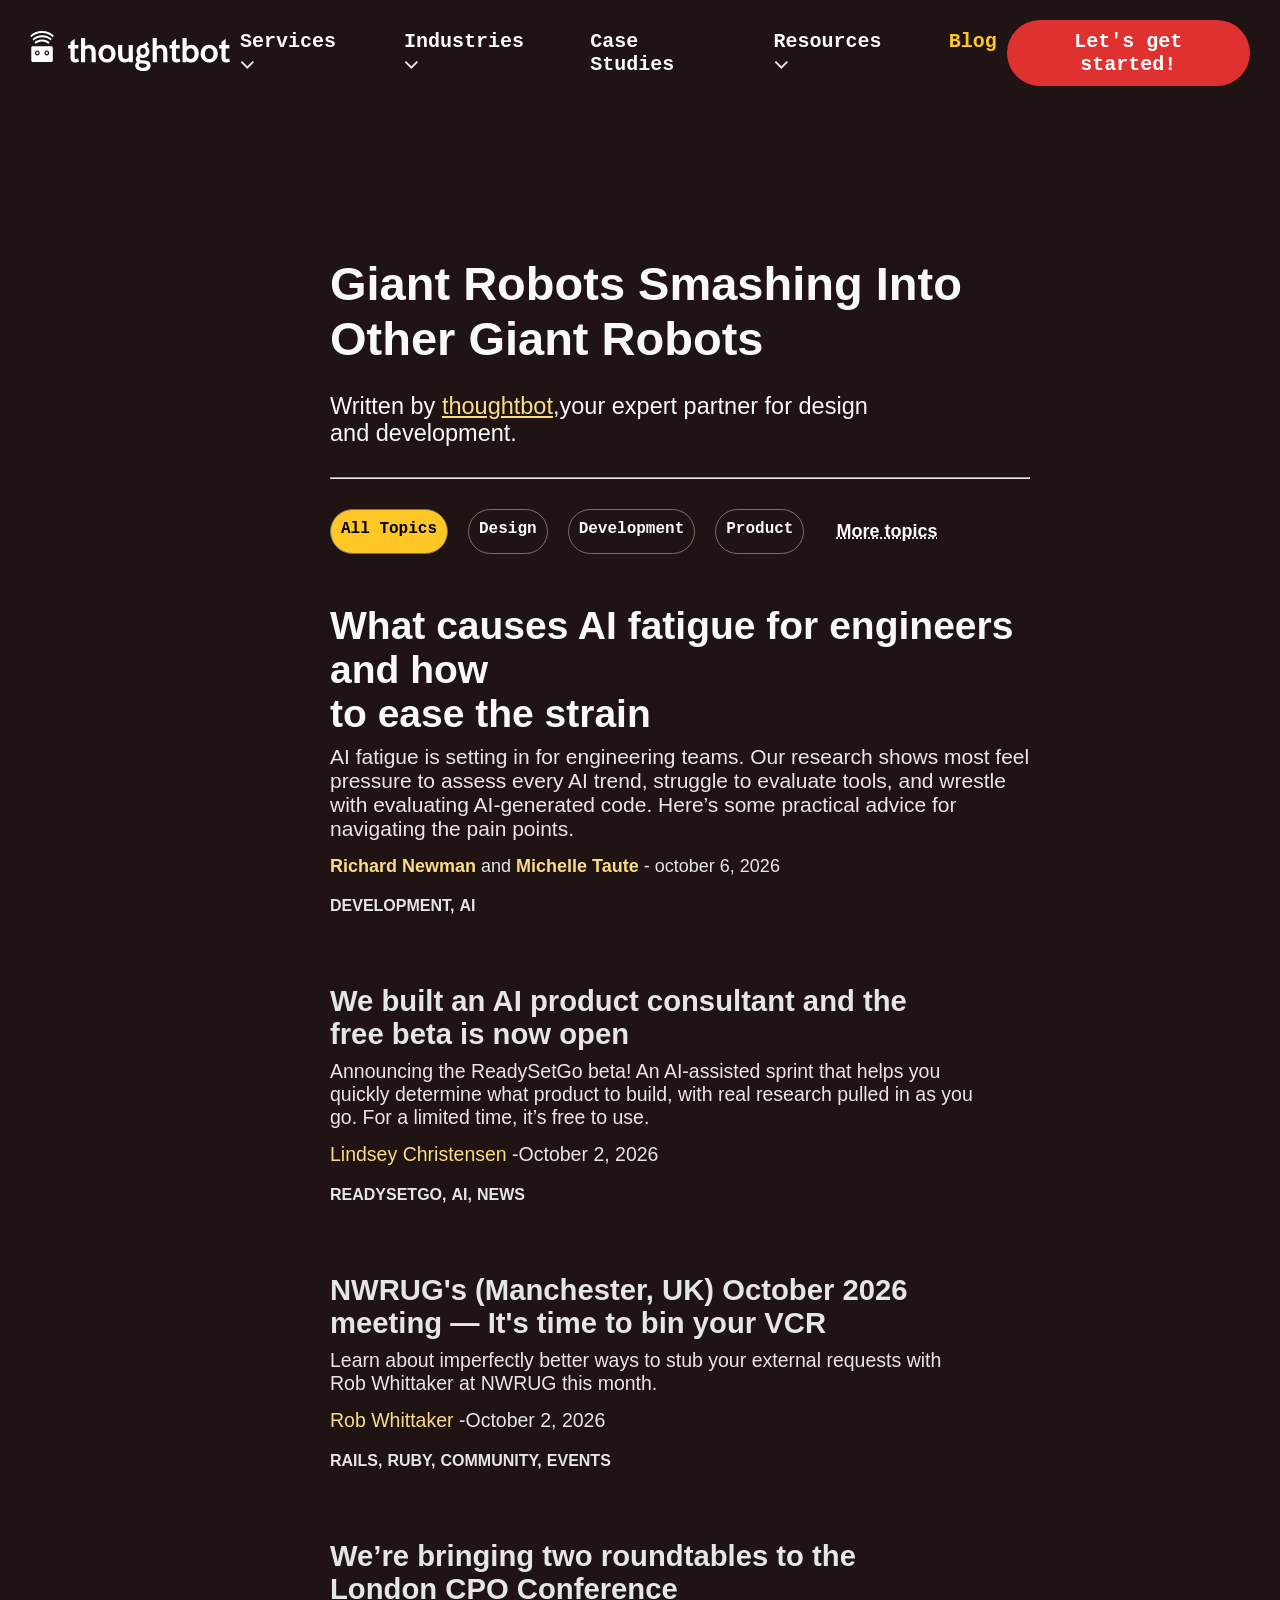
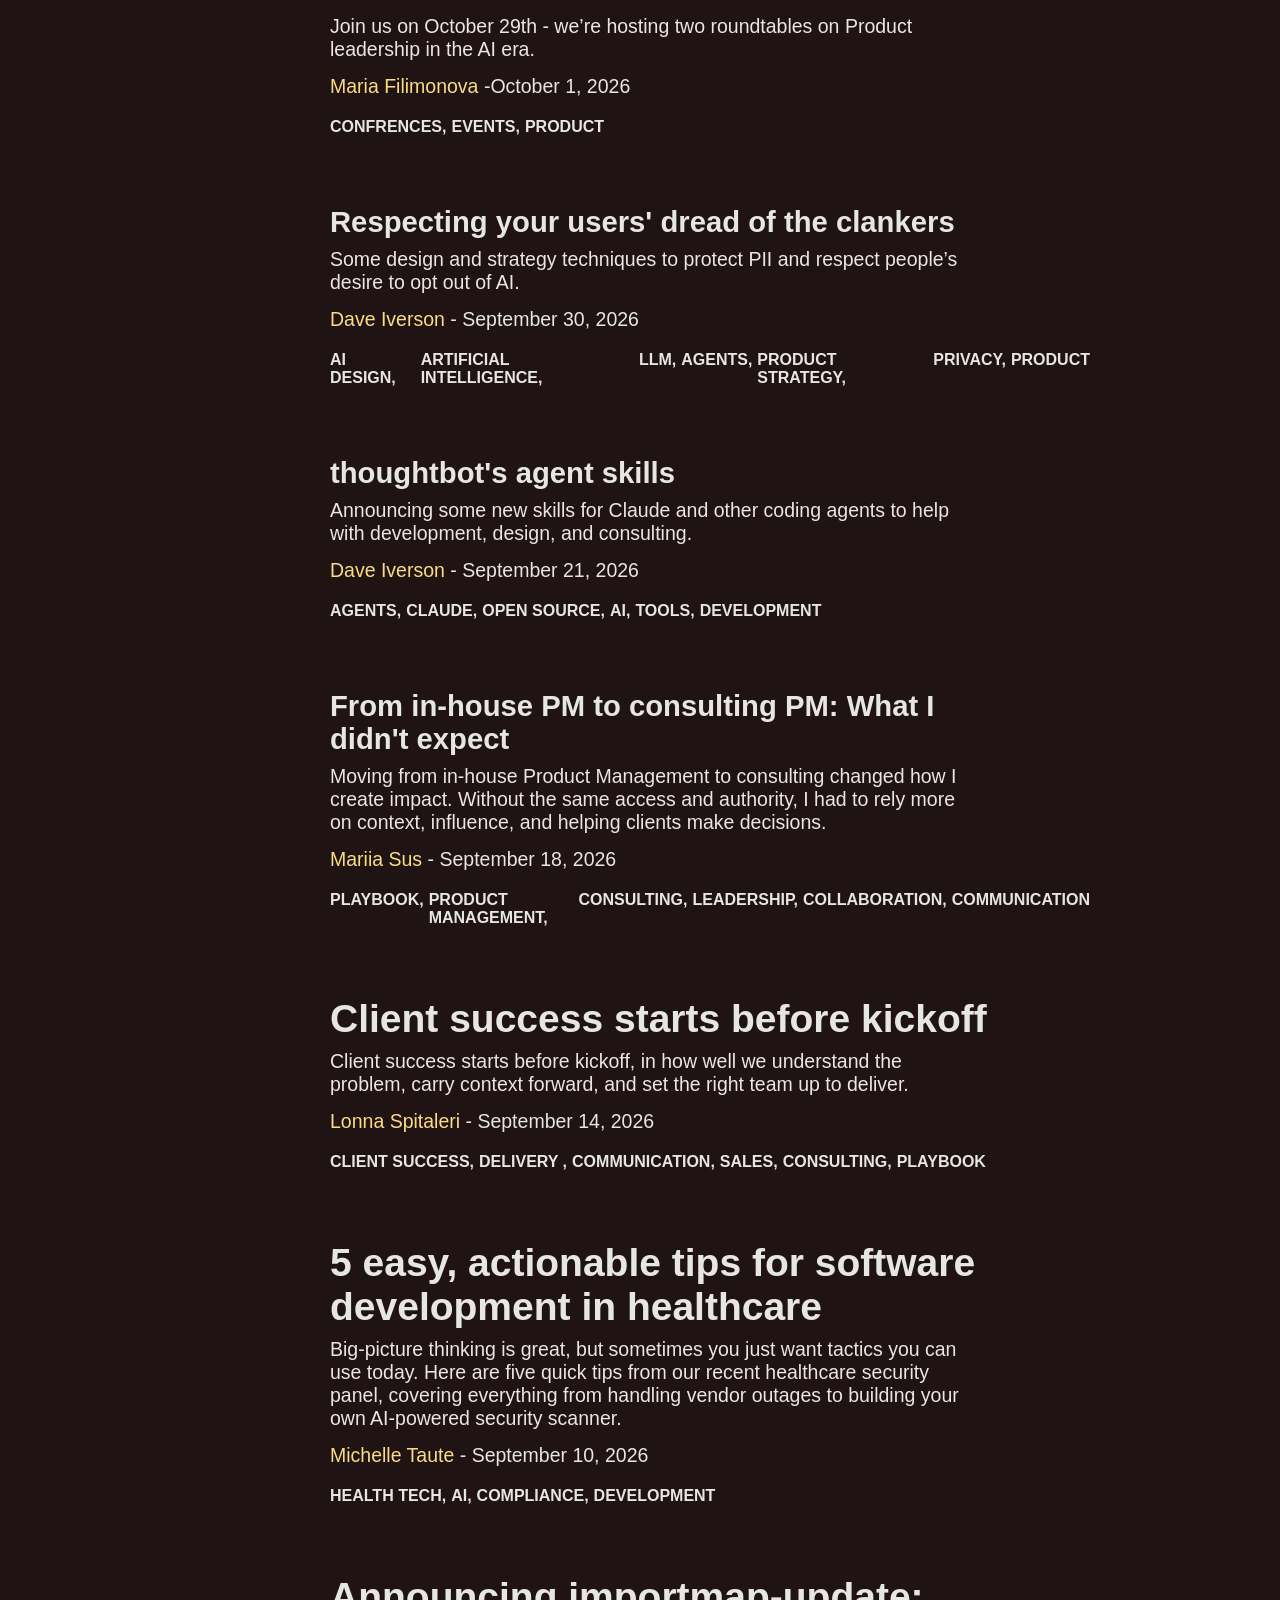
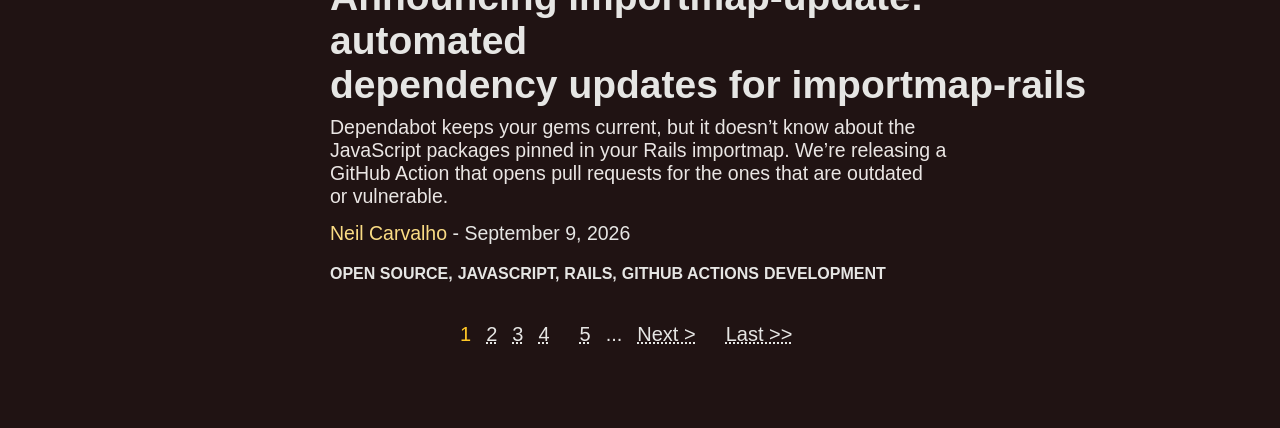
<file: index.html>
<!DOCTYPE html>
<html lang="en">
<head>
    <meta charset="UTF-8">
    <meta name="viewport" content="width=device-width, initial-scale=1.0">
    <title>Thoughtbot</title>
    <link rel="stylesheet" href="style.css">
</head>
<body>

     <nav>
        <div class="logo">
            <img src="image/download.svg" alt="Logo">
        </div>
        <ul class="nav-links">
            <li><a href="#">Services <img src="image/svgexport-4.svg" alt="" style="width: 15px;"></a></li>
            <li><a href="#">Industries <img src="image/svgexport-4.svg" alt="" style="width: 15px;"></a></li>
            <li><a href="#">Case Studies</a></li>
            <li><a href="#">Resources <img src="image/svgexport-4.svg" alt="" style="width: 15px;"></a></li>
            <li><a style="color: #FFC726;" href="#">Blog</a></li>
        </ul>
        <a href=""><button>Let's get started!</button></a>
     </nav>


     <main>
         <div class="header">
           <h1>Giant Robots Smashing Into<br>Other Giant Robots</h1> <br>
           <p>Written by <a href="" style="color: #FADC84;">thoughtbot</a>,your expert partner for    design<br>and development.</p>
           <hr style="color: #4e413e; margin-top: 30px; width: 700px;">
         </div> 
     
         <div class="list">
          <ul style="margin-top: 30px;">
             <li class="peculiar"><a href="#" style="color: black;">All Topics</a></li>
             <li><a href="#">Design</a></li>
             <li><a href="#">Development</a></li>
             <li><a href="#">Product</a></li>
             <li style="border: 2px solid transparent;"><a style="text-decoration: underline dotted; font-family: sans-serif;" href="#">More topics</a></li>
          </ul>
         </div>
         
         <div class="body1">
             <h1>What causes AI fatigue for engineers and how <br>to ease the strain</h1>
         </div>
     
         <p class="one">AI fatigue is setting in for engineering teams. Our research shows most feel <br>pressure to assess every AI trend, struggle to evaluate tools, and wrestle <br>with evaluating AI-generated code. Here’s some practical advice for  <br>navigating the pain points.</p>
     
         <div class="body2">
             <span><a href="#">Richard Newman</a> and <a href="#">Michelle Taute</a> - october 6, 2026</span>
             <ul>
                 <li>DEVELOPMENT,</li>
                 <li>AI</li>
             </ul>
         </div>
     
         <section class="first">
             <h1>We built an AI product consultant and the <br>free beta is now open</h1>
             <p>Announcing the ReadySetGo beta! An AI-assisted sprint that helps you <br>quickly determine what product to build, with real research pulled in as you <br>go. For a limited time, it’s free to use.</p>
             <span><a href="">Lindsey Christensen</a> -October 2, 2026</span>
               <ul>
                 <li>READYSETGO,</li>
                 <li>AI,</li>
                 <li>NEWS</li>
             </ul>
         </section>
     
     
          <section class="second">
             <h1>NWRUG's (Manchester, UK) October 2026 <br>meeting — It's time to bin your VCR</h1>
             <p>Learn about imperfectly better ways to stub your external requests with <br>Rob Whittaker at NWRUG this month.</p>
             <span><a href="">Rob Whittaker </a> -October 2, 2026</span>
               <ul>
                 <li>RAILS,</li>
                 <li>RUBY,</li>
                 <li>COMMUNITY,</li>
                 <li>EVENTS</li>
             </ul>
         </section>
     
     
         <section class="third">
             <h1>We’re bringing two roundtables to the <br>London CPO Conference</h1>
             <p>Join us on October 29th - we’re hosting two roundtables on Product <br>leadership in the AI era.</p>
             <span><a href="">Maria Filimonova  </a> -October 1, 2026</span>
               <ul>
                 <li>CONFRENCES,</li>
                 <li>EVENTS,</li>
                 <li>PRODUCT</li>
             </ul>
         </section>
     
     
         <section class="four">
             <h1>Respecting your users' dread of the clankers</h1>
             <p>Some design and strategy techniques to protect PII and respect people’s <br>desire to opt out of AI.</p>
             <span><a href="">Dave Iverson </a> - September 30, 2026</span>
               <ul>
                 <li>AI DESIGN,</li>
                 <li>ARTIFICIAL INTELLIGENCE,</li>
                 <li>LLM,</li>
                 <li>AGENTS,</li>
                 <li>PRODUCT STRATEGY,</li>
                 <li>PRIVACY,</li>
                 <li>PRODUCT</li>
             </ul>
         </section>
     
     
         <section class="fifth">
             <h1>thoughtbot's agent skills</h1>
             <p>Announcing some new skills for Claude and other coding agents to help <br>with development, design, and consulting.</p>
             <span><a href="">Dave Iverson</a> - September 21, 2026</span>
               <ul>
                 <li>AGENTS,</li>
                 <li>CLAUDE,</li>
                 <li>OPEN SOURCE,</li>
                 <li>AI,</li>
                 <li>TOOLS,</li>
                 <li>DEVELOPMENT</li>
             </ul>
         </section>
     
     
           <section class="sixth">
             <h1>From in-house PM to consulting PM: What I <br>didn't expect</h1>
             <p>Moving from in-house Product Management to consulting changed how I <br>create impact. Without the same access and authority, I had to rely more <br>on context, influence, and helping clients make decisions.</p>
             <span><a href="">Mariia Sus</a> - September 18, 2026</span>
               <ul>
                 <li>PLAYBOOK,</li>
                 <li>PRODUCT MANAGEMENT,</li>
                 <li>CONSULTING,</li>
                 <li>LEADERSHIP,</li>
                 <li>COLLABORATION,</li>
                 <li>COMMUNICATION</li>
             </ul>
         </section>
     
     
          <div class="body3">
             <h1>Client success starts before kickoff</h1>
             <p>Client success starts before kickoff, in how well we understand the <br>problem, carry context forward, and set the right team up to deliver.</p>
             <span><a href="">Lonna Spitaleri </a> - September 14, 2026</span>
               <ul>
                 <li>CLIENT SUCCESS,</li>
                 <li>DELIVERY ,</li>
                 <li>COMMUNICATION,</li>
                 <li>SALES,</li>
                 <li>CONSULTING,</li>
                 <li>PLAYBOOK</li>
             </ul>
         </div>
     
     
         <div class="body4">
             <h1>5 easy, actionable tips for software <br>development in healthcare</h1>
             <p>Big-picture thinking is great, but sometimes you just want tactics you can <br>use today. Here are five quick tips from our recent healthcare security <br>panel, covering everything from handling vendor outages to building your <br>own AI-powered security scanner.</p>
             <span><a href="">Michelle Taute</a> - September 10, 2026</span>
               <ul>
                 <li>HEALTH TECH,</li>
                 <li>AI,</li>
                 <li>COMPLIANCE,</li>
                 <li>DEVELOPMENT</li>
             </ul>
         </div>
     
         <div class="body5">
             <h1>Announcing importmap-update: automated <br>dependency updates for importmap-rails</h1>
             <p>Dependabot keeps your gems current, but it doesn’t know about the <br>JavaScript packages pinned in your Rails importmap. We’re releasing a <br>GitHub Action that opens pull requests for the ones that are outdated <br>or vulnerable.</p>
             <span><a href="">Neil Carvalho</a> - September 9, 2026</span>
               <ul>
                 <li>OPEN SOURCE,</li>
                 <li>JAVASCRIPT,</li>
                 <li>RAILS,</li>
                 <li>GITHUB ACTIONS</li>
                 <li>DEVELOPMENT</li>
             </ul>
         </div>
     
      
         <div class="body6">
             <span><a  style=" text-decoration: none; color: #FFC726;">1</a></span>
             <span><a href="">2</a></span>
             <span><a href="">3</a></span>
             <span><a href="">4</span>
             <span><a href="">5</span>
             <span><a  style="text-decoration: none;">...</a></span>
             <span><a href="">Next ></span>
             <span><a href="">Last >></span>
         </div>
     </main>
    
</body>
</html>
</file>
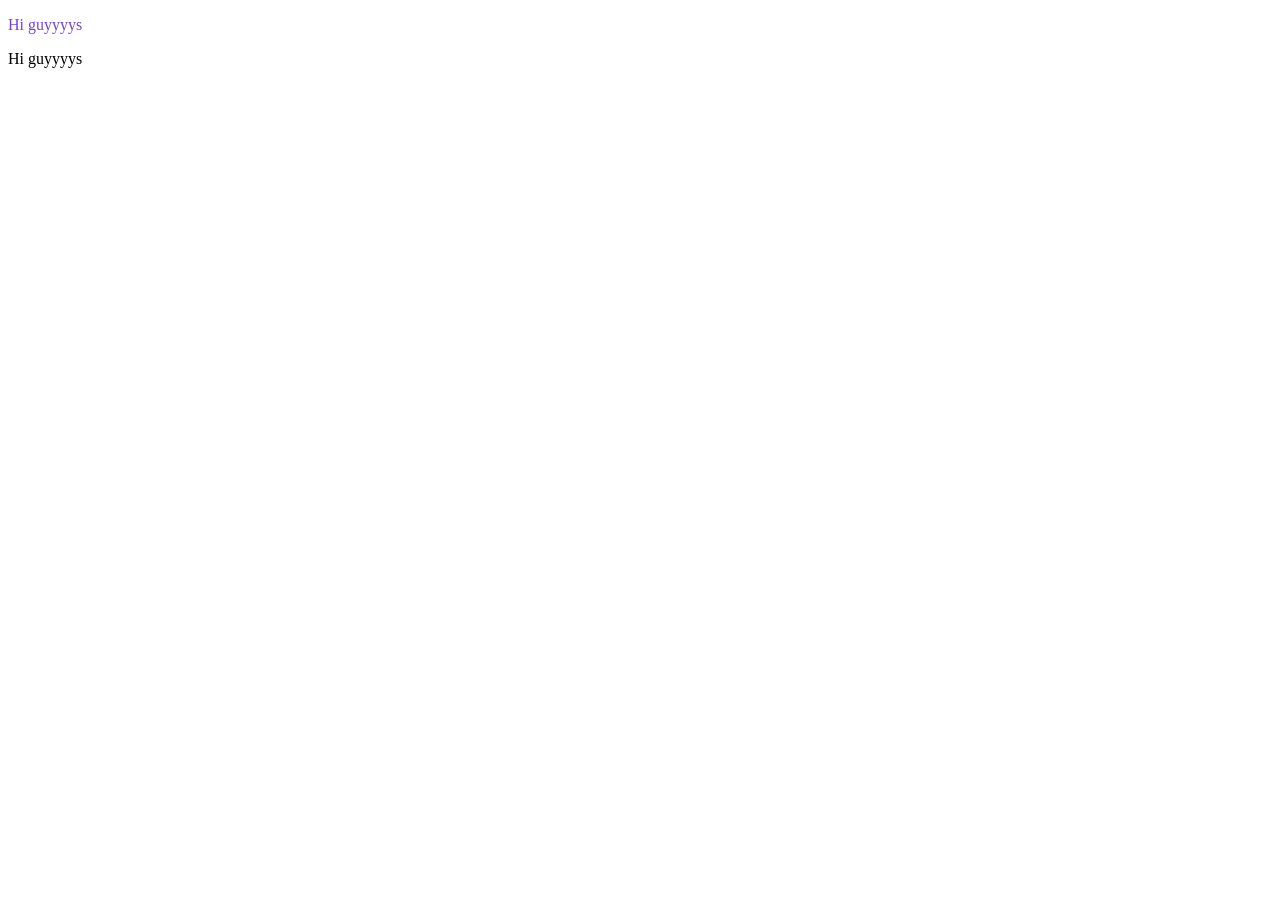
<file: class.html>
<!DOCTYPE html>
<html lang="en">
<head>
    <meta charset="UTF-8">
    <meta name="viewport" content="width=device-width, initial-scale=1.0">
    <title>Document</title>
</head>
<body>
    <p style="color: rgb(100, 50, 200, 0.9);">Hi guyyyys</p>
    <p style="color: 30,200,150,0.9;">Hi guyyyys</p>

</body>
</html>
</file>
<file: style.css>
* {
    margin: 0px;
    padding: 0px;
    box-sizing: border-box;
}
body {
    background-color: #201313;
}

main {
    background-color: #201313;
    padding-left: 330px;
    padding-right: 190px;
}


nav{
    /* position: fixed; */
    display: flex;
    justify-content: space-between;
    background-color: transparent;
    align-items: center;
    padding: 20px 30px;
    img {
        width: 200px;
    }
    ul{
        
        display: flex;
        gap: 30px;
        li {
            list-style-type: none;
            padding: 10px;
            font-family: monospace;
            font-size: 20px;
            font-weight: bold;
            a {
                color: #FAF9F9;
                text-decoration: none;
            }
        }
    }
    button {
        padding: 10px 20px;
        border-radius: 50px;
        background-color: #E03131;
        color: white;
        font-family: monospace;
        font-size: 20px;
        font-weight: bold;
        border: none;
    }
}




.header {
    margin-top: 150px;
    text-align: left;
    color: #FAF9F9;
    font-family: Arial, Helvetica, sans-serif;
    font-weight: 700px;
    font-size: 23.5px;
}
.list {

    ul {
        display: flex;
        gap: 20px;
        li {
            list-style-type: none;
            border: 1px solid #7b6e68;
            border-radius: 50px;
            padding: 10px;
            font-family: monospace;
            font-size: large;
            font-weight: bold;
            a {
                color: #FAF9F9;
                text-decoration: none;
            }
        }
    }
}

.peculiar {
    background-color: #FFC726;
}


.body1{
    margin-top: 50px;
    color: #FAF9F9;
    font-family: Arial, Helvetica, sans-serif;
    font-weight: 700px;
    font-size: 19.5px;
}

.one {
    color:#EAE6E4;
    margin-top: 9px;
    font-weight: 400px;
    font-family: Arial, Helvetica, sans-serif;
    font-size: 21px;
}

.body2 {
    margin-top: 15px;
    color: #E6E6E4;
    font-family: Arial, Helvetica, sans-serif;
    font-size: 18px;

    a {
        color: #FADC84;
        text-decoration: none;
        font-weight: 700;
        font-family: Arial, Helvetica, sans-serif;
        font-size: 18px;
    }
    ul {
        margin-top: 20px;
        display: flex;
        text-decoration: none;
        list-style: none;
        gap: 5px;
        margin-bottom: 20px;
        font-weight: 700px;
        font-size: 16px;
        font-weight: bold;
    }
}

.first {
color: #E6E6E4;
margin-top: 70px;
font-family: Arial, Helvetica, sans-serif;
font-weight: 700px;
font-size: 19.5px;

p {
    margin-top: 9px;
    color: #EAE6E4;
    margin-bottom: 14px;
}

span {
    color:#E6E6E4;
    a{
        text-decoration: none;
        color: #FADC84;
    }
}
ul {
    margin-top: 20px;
    display: flex;
    text-decoration: none;
    list-style: none;
    gap: 5px;
    margin-bottom: 20px;
    font-weight: 700px;
    font-size: 16px;
    font-weight: bold;
}
}


.second {
color: #E6E6E4;
margin-top: 70px;
font-family: Arial, Helvetica, sans-serif;
font-weight: 700px;
font-size: 19.5px;

p {
    margin-top: 9px;
    color: #EAE6E4;
    margin-bottom: 14px;
}

span {
    color:#E6E6E4;
    a{
        text-decoration: none;
        color: #FADC84;
    }
}
ul {
    margin-top: 20px;
    display: flex;
    text-decoration: none;
    list-style: none;
    gap: 5px;
    margin-bottom: 20px;
    font-weight: 700px;
    font-size: 16px;
    font-weight: bold;
}
}


.third {
color: #E6E6E4;
margin-top: 70px;
font-family: Arial, Helvetica, sans-serif;
font-weight: 700px;
font-size: 19.5px;

p {
    margin-top: 9px;
    color: #EAE6E4;
    margin-bottom: 14px;
}

span {
    color:#E6E6E4;
    a{
        text-decoration: none;
        color: #FADC84;
    }
}
ul {
    margin-top: 20px;
    display: flex;
    text-decoration: none;
    list-style: none;
    gap: 5px;
    margin-bottom: 20px;
    font-weight: 700px;
    font-size: 16px;
    font-weight: bold;
}
}

.four {
color: #E6E6E4;
margin-top: 70px;
font-family: Arial, Helvetica, sans-serif;
font-weight: 700px;
font-size: 19.5px;

p {
    margin-top: 9px;
    color: #EAE6E4;
    margin-bottom: 14px;
}

span {
    color:#E6E6E4;
    a{
        text-decoration: none;
        color: #FADC84;
    }
}
ul {
    margin-top: 20px;
    display: flex;
    text-decoration: none;
    list-style: none;
    gap: 5px;
    margin-bottom: 20px;
    font-weight: 700px;
    font-size: 16px;
    font-weight: bold;

}
}

.fifth {
color: #E6E6E4;
margin-top: 70px;
font-family: Arial, Helvetica, sans-serif;
font-weight: 700px;
font-size: 19.5px;

p {
    margin-top: 9px;
    color: #EAE6E4;
    margin-bottom: 14px;
}

span {
    color:#E6E6E4;
    a{
        text-decoration: none;
        color: #FADC84;
    }
}
ul {
    margin-top: 20px;
    display: flex;
    text-decoration: none;
    list-style: none;
    gap: 5px;
    margin-bottom: 20px;
    font-weight: 700px;
    font-size: 16px;
    font-weight: bold;

}
}

.sixth {
color: #E6E6E4;
margin-top: 70px;
font-family: Arial, Helvetica, sans-serif;
font-weight: 700px;
font-size: 19.5px;

p {
    margin-top: 9px;
    color: #EAE6E4;
    margin-bottom: 14px;
}

span {
    color:#E6E6E4;
    a{
        text-decoration: none;
        color: #FADC84;
    }
}
ul {
    margin-top: 20px;
    display: flex;
    text-decoration: none;
    list-style: none;
    gap: 5px;
    margin-bottom: 20px;
    font-weight: 700px;
    font-size: 16px;
    font-weight: bold;

}
}

.body3 {
color: #E6E6E4;
margin-top: 70px;
font-family: Arial, Helvetica, sans-serif;
font-weight: 700px;
font-size: 19.5px;

p {
    margin-top: 9px;
    color: #EAE6E4;
    margin-bottom: 14px;
}

span {
    color:#E6E6E4;
    a{
        text-decoration: none;
        color: #FADC84;
    }
}
ul {
    margin-top: 20px;
    display: flex;
    text-decoration: none;
    list-style: none;
    gap: 5px;
    margin-bottom: 20px;
    font-weight: 700px;
    font-size: 16px;
    font-weight: bold;

}
}

.body4{
color: #E6E6E4;
margin-top: 70px;
font-family: Arial, Helvetica, sans-serif;
font-weight: 700px;
font-size: 19.5px;

p {
    margin-top: 9px;
    color: #EAE6E4;
    margin-bottom: 14px;
}

span {
    color:#E6E6E4;
    a{
        text-decoration: none;
        color: #FADC84;
    }
}
ul {
    margin-top: 20px;
    display: flex;
    text-decoration: none;
    list-style: none;
    gap: 5px;
    margin-bottom: 20px;
    font-weight: 700px;
    font-size: 16px;
    font-weight: bold;

}
}


.body5{
color: #E6E6E4;
margin-top: 70px;
font-family: Arial, Helvetica, sans-serif;
font-weight: 700px;
font-size: 19.5px;

p {
    margin-top: 9px;
    color: #EAE6E4;
    margin-bottom: 14px;
}

span {
    color:#E6E6E4;
    a{
        text-decoration: none;
        color: #FADC84;
    }
}
ul {
    margin-top: 20px;
    display: flex;
    text-decoration: none;
    list-style: none;
    gap: 5px;
    margin-bottom: 20px;
    font-weight: 700px;
    font-size: 16px;
    font-weight: bold;

}
}

.body6 {
    margin-top: 40px;
    display: flex;
    list-style: none;
    gap: 15px;
    margin-bottom: 20px;
    font-weight: 700px;
    font-size: 20px;
    margin-left: 130px;
    color:#E6E6E4;
    margin-bottom: 80px;
     a{
        text-decoration: underline dotted;
        color: #E6E6E4;
        font-family: Arial, Helvetica, sans-serif;
    }
}
</file>
